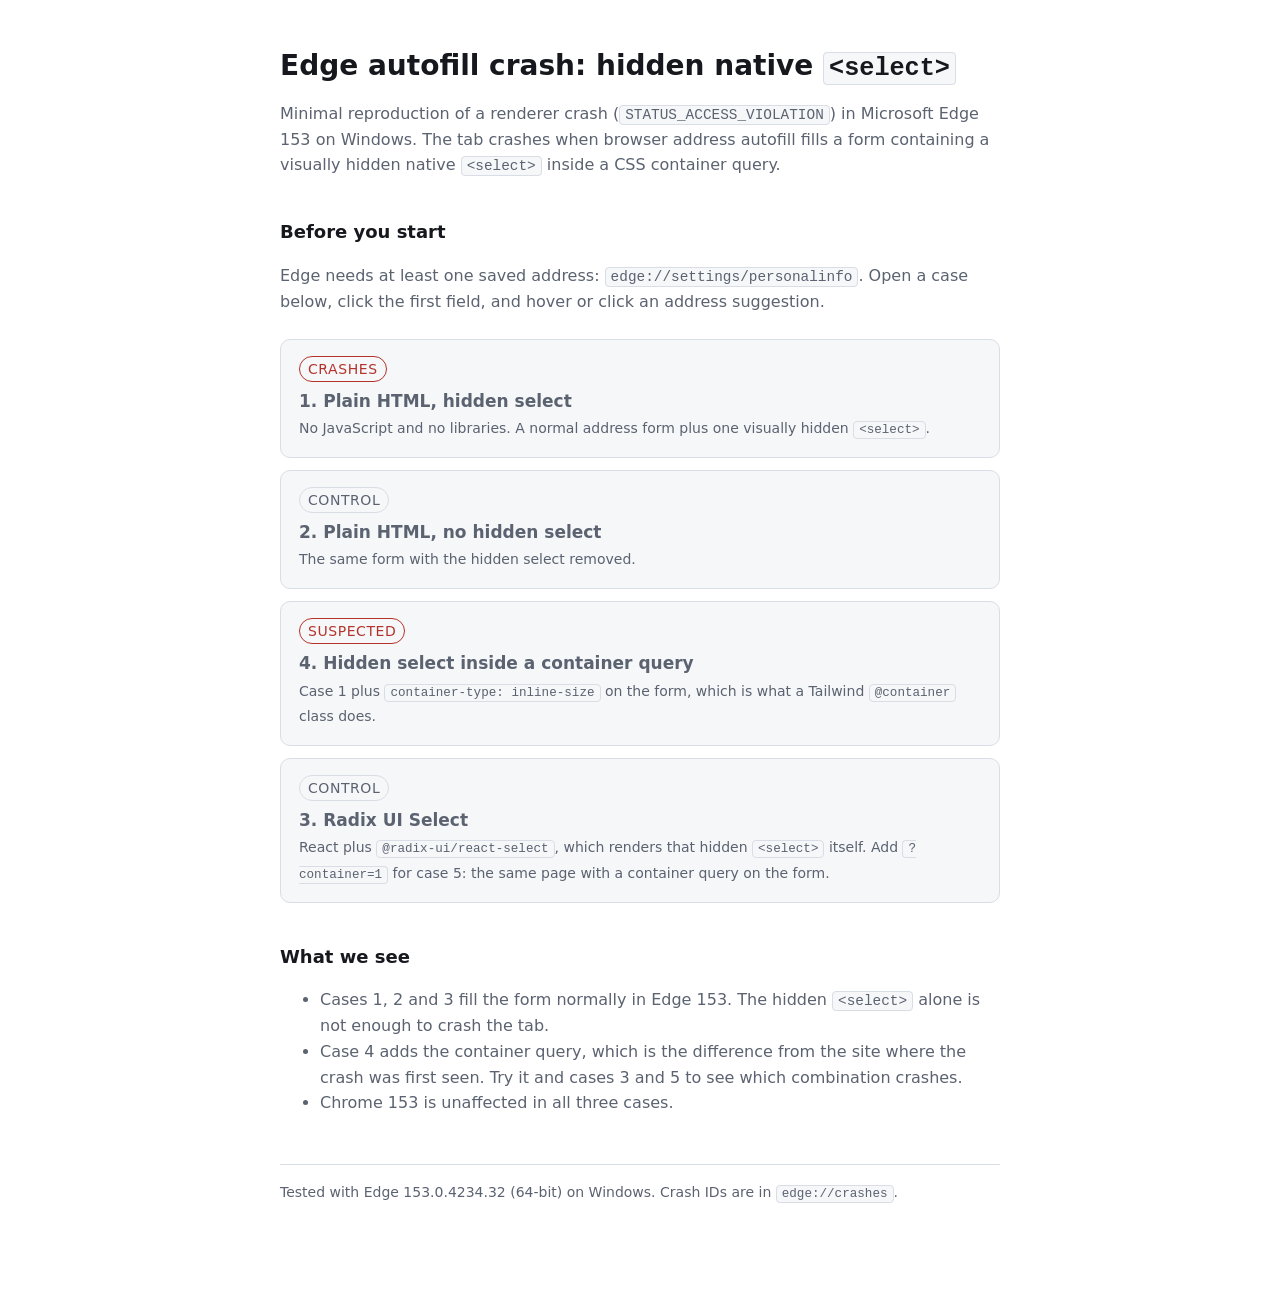
<file: index.html>
<!doctype html>
<html lang="en">
  <head>
    <meta charset="utf-8" />
    <link rel="icon" href="data:," />
    <meta name="viewport" content="width=device-width, initial-scale=1" />
    <title>Edge Autofill Crash</title>
    <style>
      :root {
        --bg: #ffffff;
        --fg: #16181d;
        --muted: #5b6270;
        --line: #d9dde5;
        --accent: #b4332c;
        --card: #f6f7f9;
      }
      @media (prefers-color-scheme: dark) {
        :root:not([data-theme='light']) {
          --bg: #14161a;
          --fg: #e9ecf1;
          --muted: #a2aab8;
          --line: #2c313a;
          --accent: #ff8177;
          --card: #1b1e24;
        }
      }
      :root[data-theme='dark'] {
        --bg: #14161a;
        --fg: #e9ecf1;
        --muted: #a2aab8;
        --line: #2c313a;
        --accent: #ff8177;
        --card: #1b1e24;
      }
      * {
        box-sizing: border-box;
      }
      body {
        margin: 0;
        padding: 48px 16px 96px;
        background: var(--bg);
        color: var(--fg);
        font:
          16px/1.6 system-ui,
          -apple-system,
          Segoe UI,
          sans-serif;
      }
      main {
        max-width: 720px;
        margin: 0 auto;
      }
      h1 {
        font-size: 28px;
        line-height: 1.25;
        margin: 0 0 8px;
      }
      h2 {
        font-size: 18px;
        margin: 40px 0 8px;
      }
      p,
      li {
        color: var(--muted);
      }
      code {
        font-family: ui-monospace, SFMono-Regular, Menlo, monospace;
        font-size: 0.9em;
        background: var(--card);
        border: 1px solid var(--line);
        border-radius: 4px;
        padding: 1px 5px;
      }
      .cases {
        display: grid;
        gap: 12px;
        margin: 24px 0 0;
        padding: 0;
        list-style: none;
      }
      .case {
        display: block;
        padding: 16px 18px;
        border: 1px solid var(--line);
        border-radius: 10px;
        background: var(--card);
        color: inherit;
        text-decoration: none;
      }
      .case:hover {
        border-color: var(--accent);
      }
      .case strong {
        display: block;
        font-size: 17px;
      }
      .case span {
        color: var(--muted);
        font-size: 14px;
      }
      .tag {
        display: inline-block;
        margin-bottom: 6px;
        padding: 1px 8px;
        border-radius: 999px;
        font-size: 12px;
        letter-spacing: 0.04em;
        text-transform: uppercase;
        border: 1px solid var(--line);
      }
      .tag.crash {
        color: var(--accent);
        border-color: var(--accent);
      }
      footer {
        margin-top: 48px;
        padding-top: 16px;
        border-top: 1px solid var(--line);
        color: var(--muted);
        font-size: 14px;
      }
    </style>
  </head>
  <body>
    <main>
      <h1>Edge autofill crash: hidden native <code>&lt;select&gt;</code></h1>
      <p>
        Minimal reproduction of a renderer crash
        (<code>STATUS_ACCESS_VIOLATION</code>) in Microsoft Edge 153 on Windows.
        The tab crashes when browser address autofill fills a form containing a
        visually hidden native <code>&lt;select&gt;</code> inside a CSS
        container query.
      </p>

      <h2>Before you start</h2>
      <p>
        Edge needs at least one saved address:
        <code>edge://settings/personalinfo</code>. Open a case below, click the
        first field, and hover or click an address suggestion.
      </p>

      <ul class="cases">
        <li>
          <a class="case" href="./native.html">
            <span class="tag crash">Crashes</span>
            <strong>1. Plain HTML, hidden select</strong>
            <span
              >No JavaScript and no libraries. A normal address form plus one
              visually hidden <code>&lt;select&gt;</code>.</span
            >
          </a>
        </li>
        <li>
          <a class="case" href="./native-control.html">
            <span class="tag">Control</span>
            <strong>2. Plain HTML, no hidden select</strong>
            <span>The same form with the hidden select removed.</span>
          </a>
        </li>
        <li>
          <a class="case" href="./native-container.html">
            <span class="tag crash">Suspected</span>
            <strong>4. Hidden select inside a container query</strong>
            <span
              >Case 1 plus <code>container-type: inline-size</code> on the
              form, which is what a Tailwind <code>@container</code> class
              does.</span
            >
          </a>
        </li>
        <li>
          <a class="case" href="./radix.html">
            <span class="tag">Control</span>
            <strong>3. Radix UI Select</strong>
            <span
              >React plus <code>@radix-ui/react-select</code>, which renders
              that hidden <code>&lt;select&gt;</code> itself. Add
              <code>?container=1</code> for case 5: the same page with a
              container query on the form.</span
            >
          </a>
        </li>
      </ul>

      <h2>What we see</h2>
      <ul>
        <li>
          Cases 1, 2 and 3 fill the form normally in Edge 153. The hidden
          <code>&lt;select&gt;</code> alone is not enough to crash the tab.
        </li>
        <li>
          Case 4 adds the container query, which is the difference from the
          site where the crash was first seen. Try it and cases 3 and 5 to see
          which combination crashes.
        </li>
        <li>Chrome 153 is unaffected in all three cases.</li>
      </ul>

      <footer>
        Tested with Edge 153.0.4234.32 (64-bit) on Windows. Crash IDs are in
        <code>edge://crashes</code>.
      </footer>
    </main>
  </body>
</html>
</file>
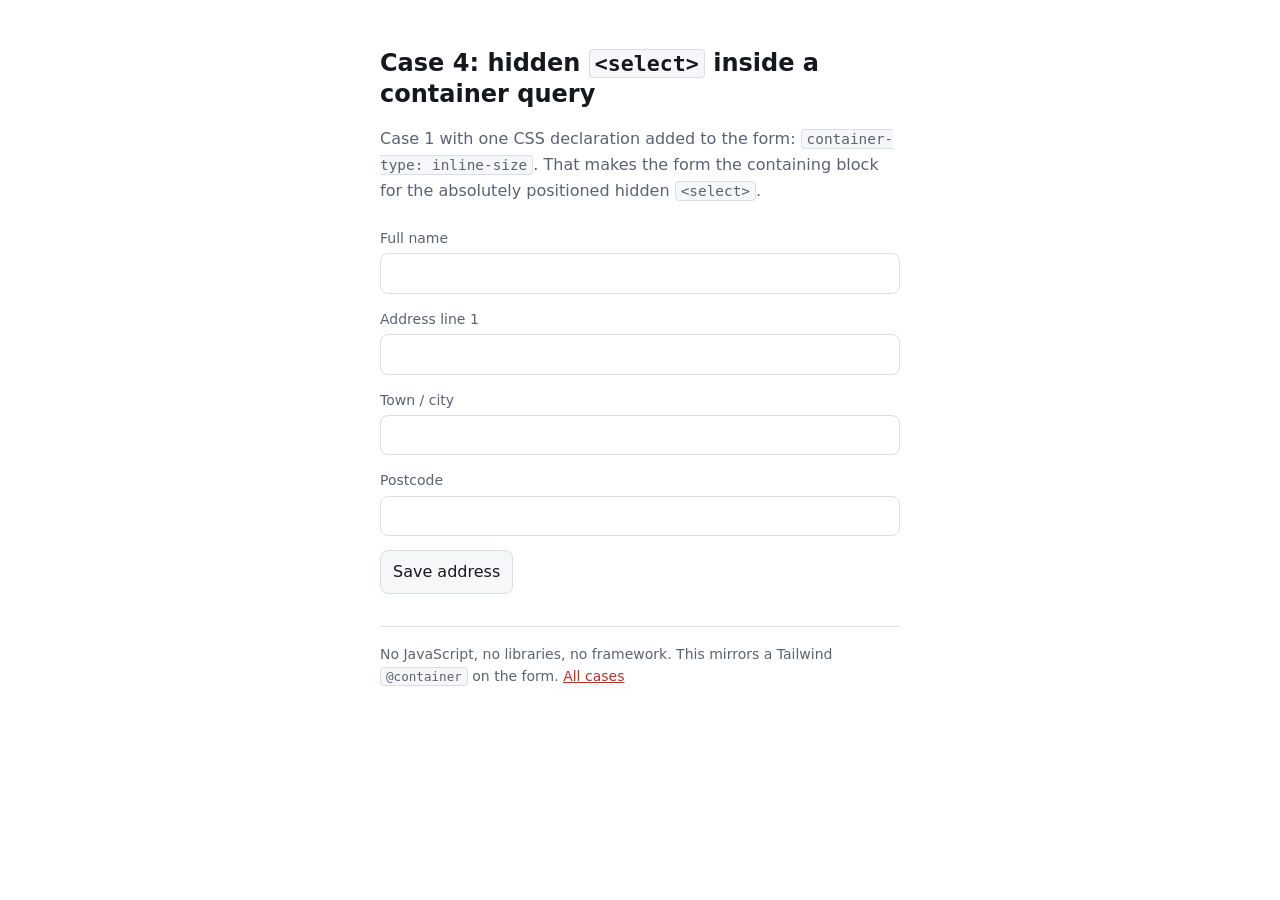
<file: native-container.html>
<!doctype html>
<html lang="en">
  <head>
    <meta charset="utf-8" />
    <link rel="icon" href="data:," />
    <meta name="viewport" content="width=device-width, initial-scale=1" />
    <title>Case 4: Container Query</title>
    <link rel="stylesheet" href="./form.css" />
    <style>
      /* The only difference from case 1. */
      form {
        container-type: inline-size;
      }
    </style>
  </head>
  <body>
    <main>
      <h1>Case 4: hidden <code>&lt;select&gt;</code> inside a container query</h1>
      <p>Case 1 with one CSS declaration added to the form: <code>container-type: inline-size</code>. That makes the form the containing block for the absolutely positioned hidden <code>&lt;select&gt;</code>.</p>

      <form method="post" action="./index.html">
        <label>
          Full name
          <input name="name" autocomplete="name" />
        </label>

        <label>
          Address line 1
          <input name="address-line1" autocomplete="address-line1" />
        </label>

        <label>
          Town / city
          <input name="city" autocomplete="address-level2" />
        </label>

        <label>
          Postcode
          <input name="postcode" autocomplete="postal-code" />
        </label>

        <!--
          This is the crash trigger: a native select, visually hidden exactly as
          Radix UI hides it, inside the same form. Nothing else on the page is
          unusual, and there is no JavaScript at all.
        -->
        <select class="visually-hidden" aria-hidden="true" tabindex="-1" name="country" autocomplete="country">
          <option value="GB">United Kingdom</option>
          <option value="US">United States</option>
          <option value="DE">Germany</option>
          <option value="FR">France</option>
          <option value="ES">Spain</option>
          <option value="IT">Italy</option>
          <option value="NL">Netherlands</option>
          <option value="SE">Sweden</option>
          <option value="SG">Singapore</option>
          <option value="JP">Japan</option>
          <option value="AU">Australia</option>
          <option value="CA">Canada</option>
        </select>

        <button type="submit">Save address</button>
      </form>

      <p class="note">No JavaScript, no libraries, no framework. This mirrors a Tailwind <code>@container</code> on the form. <a href="./index.html">All cases</a></p>
    </main>
  </body>
</html>
</file>
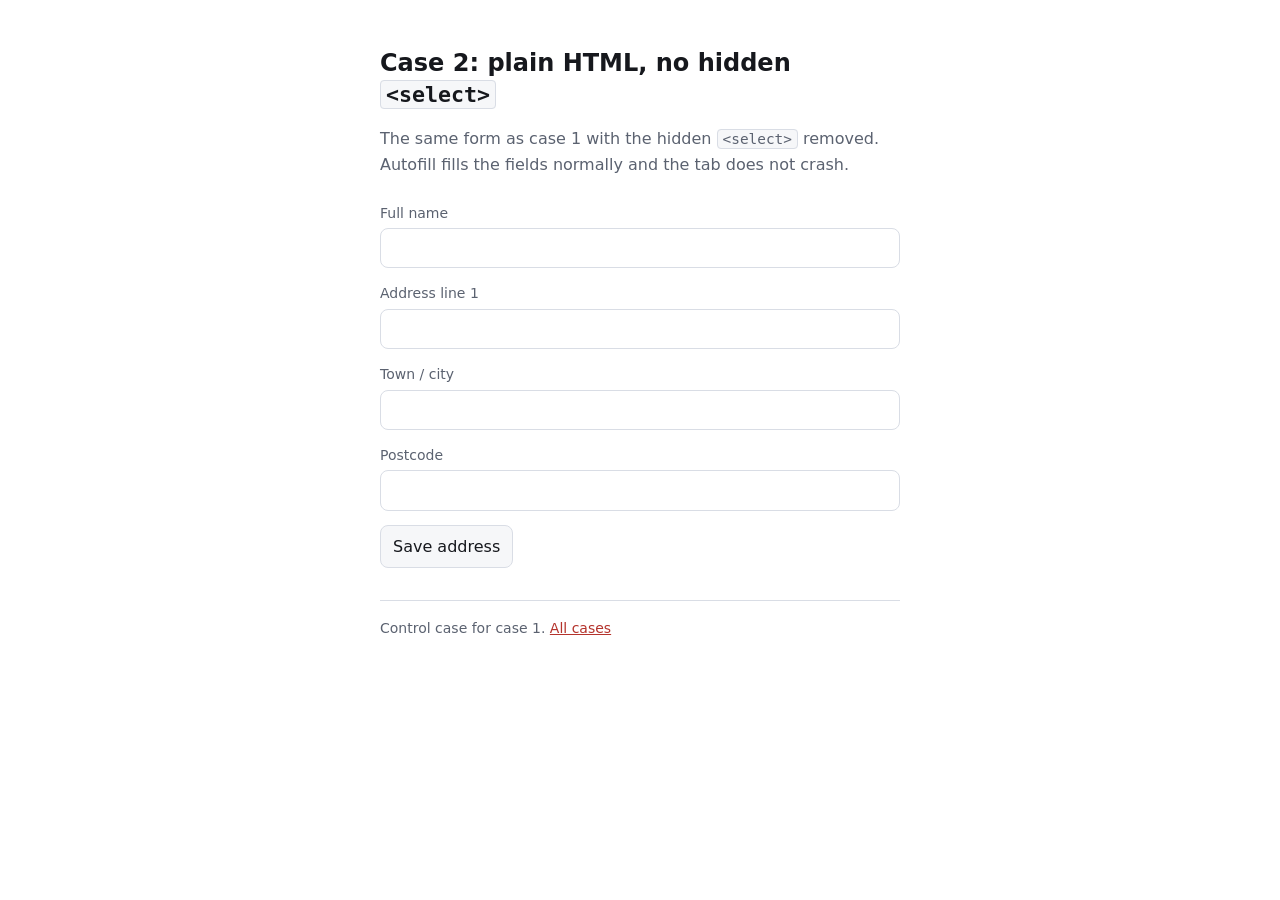
<file: native-control.html>
<!doctype html>
<html lang="en">
  <head>
    <meta charset="utf-8" />
    <link rel="icon" href="data:," />
    <meta name="viewport" content="width=device-width, initial-scale=1" />
    <title>Case 2: Control</title>
    <link rel="stylesheet" href="./form.css" />
  </head>
  <body>
    <main>
      <h1>Case 2: plain HTML, no hidden <code>&lt;select&gt;</code></h1>
      <p>The same form as case 1 with the hidden <code>&lt;select&gt;</code> removed. Autofill fills the fields normally and the tab does not crash.</p>

      <form method="post" action="./index.html">
        <label>
          Full name
          <input name="name" autocomplete="name" />
        </label>

        <label>
          Address line 1
          <input name="address-line1" autocomplete="address-line1" />
        </label>

        <label>
          Town / city
          <input name="city" autocomplete="address-level2" />
        </label>

        <label>
          Postcode
          <input name="postcode" autocomplete="postal-code" />
        </label>

        <button type="submit">Save address</button>
      </form>

      <p class="note">Control case for case 1. <a href="./index.html">All cases</a></p>
    </main>
  </body>
</html>
</file>
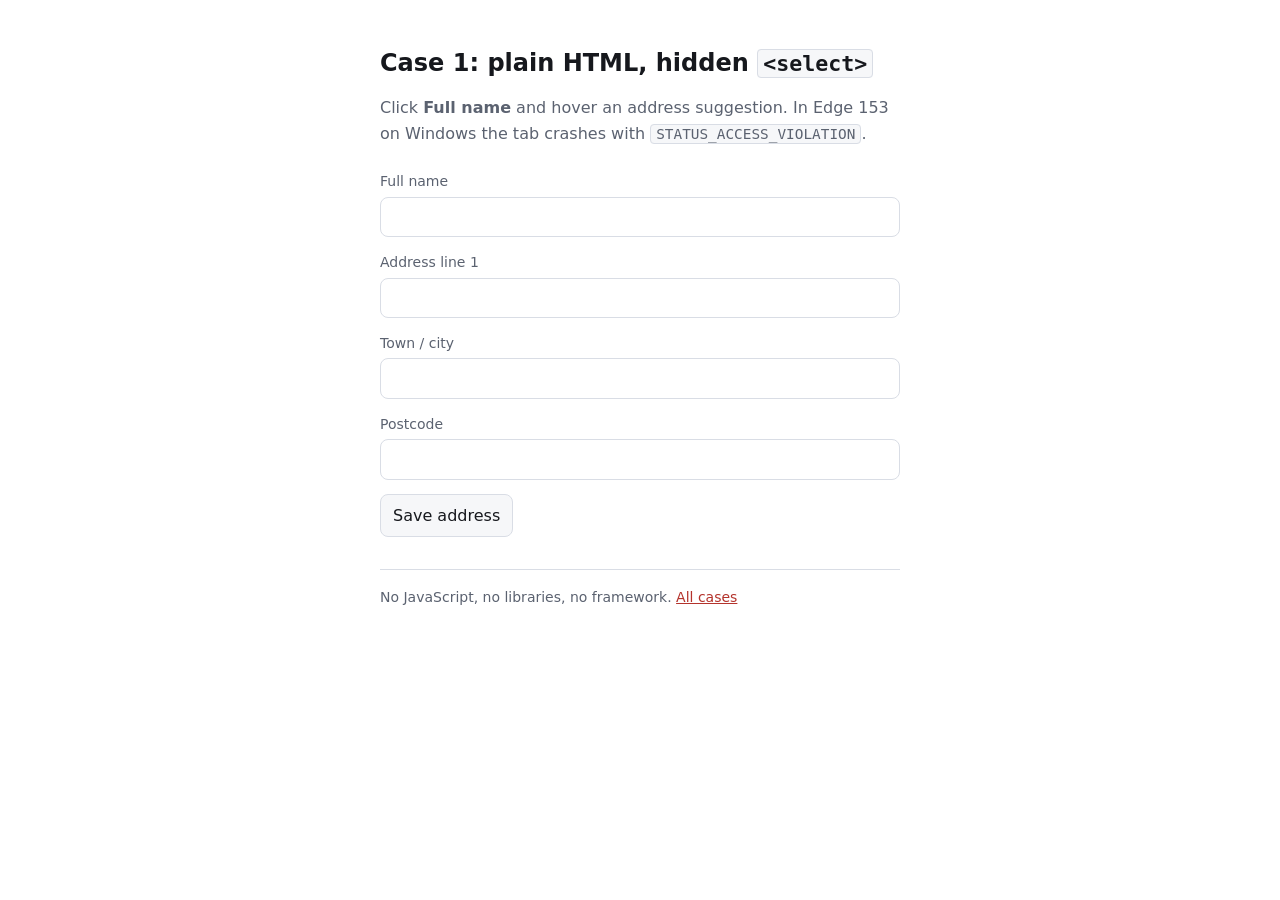
<file: native.html>
<!doctype html>
<html lang="en">
  <head>
    <meta charset="utf-8" />
    <link rel="icon" href="data:," />
    <meta name="viewport" content="width=device-width, initial-scale=1" />
    <title>Case 1: Hidden Select</title>
    <link rel="stylesheet" href="./form.css" />
  </head>
  <body>
    <main>
      <h1>Case 1: plain HTML, hidden <code>&lt;select&gt;</code></h1>
      <p>Click <strong>Full name</strong> and hover an address suggestion. In Edge 153 on Windows the tab crashes with <code>STATUS_ACCESS_VIOLATION</code>.</p>

      <form method="post" action="./index.html">
        <label>
          Full name
          <input name="name" autocomplete="name" />
        </label>

        <label>
          Address line 1
          <input name="address-line1" autocomplete="address-line1" />
        </label>

        <label>
          Town / city
          <input name="city" autocomplete="address-level2" />
        </label>

        <label>
          Postcode
          <input name="postcode" autocomplete="postal-code" />
        </label>

        <!--
          This is the crash trigger: a native select, visually hidden exactly as
          Radix UI hides it, inside the same form. Nothing else on the page is
          unusual, and there is no JavaScript at all.
        -->
        <select class="visually-hidden" aria-hidden="true" tabindex="-1" name="country" autocomplete="country">
          <option value="GB">United Kingdom</option>
          <option value="US">United States</option>
          <option value="DE">Germany</option>
          <option value="FR">France</option>
          <option value="ES">Spain</option>
          <option value="IT">Italy</option>
          <option value="NL">Netherlands</option>
          <option value="SE">Sweden</option>
          <option value="SG">Singapore</option>
          <option value="JP">Japan</option>
          <option value="AU">Australia</option>
          <option value="CA">Canada</option>
        </select>

        <button type="submit">Save address</button>
      </form>

      <p class="note">No JavaScript, no libraries, no framework. <a href="./index.html">All cases</a></p>
    </main>
  </body>
</html>
</file>
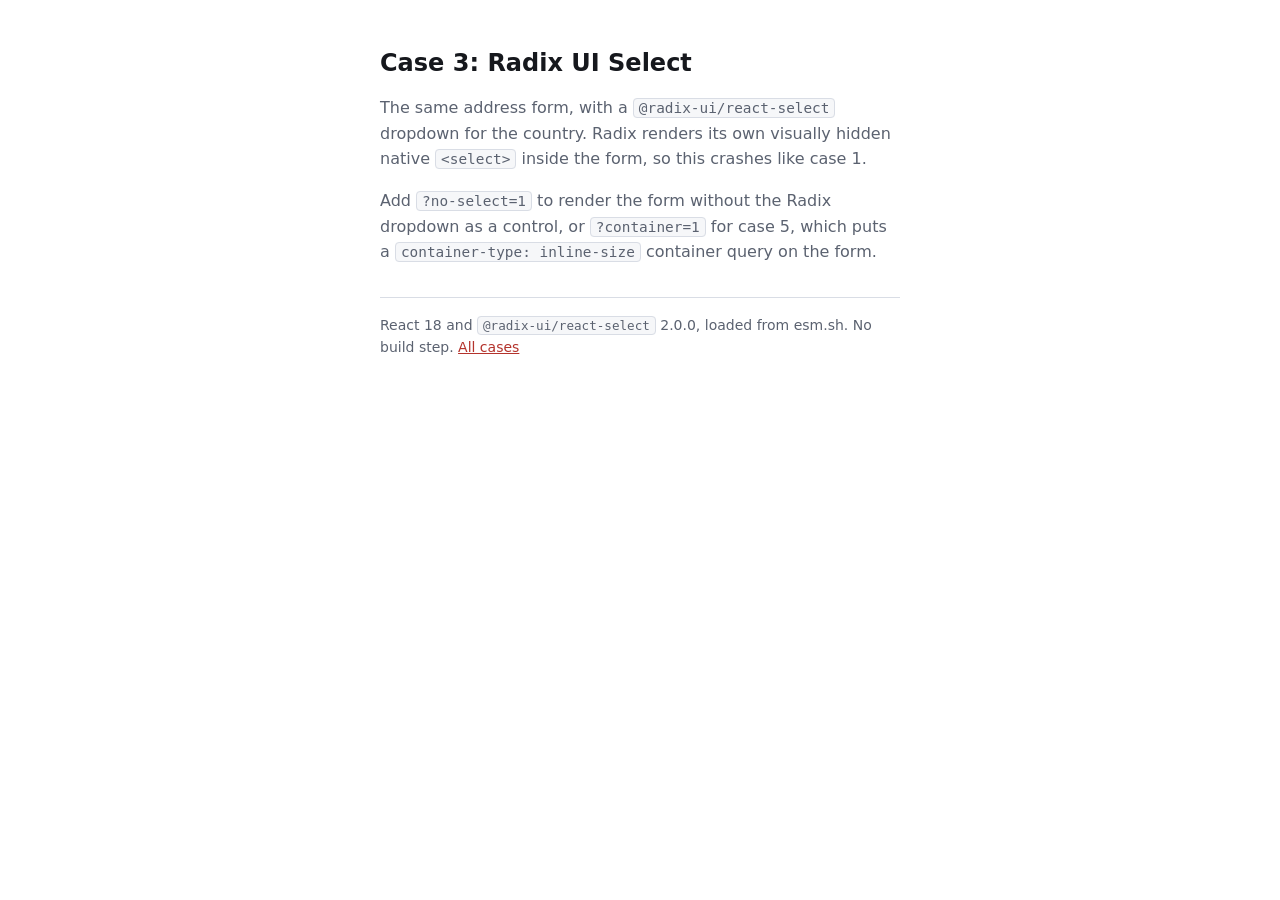
<file: radix.html>
<!doctype html>
<html lang="en">
  <head>
    <meta charset="utf-8" />
    <link rel="icon" href="data:," />
    <meta name="viewport" content="width=device-width, initial-scale=1" />
    <title>Case 3: Radix Select</title>
    <link rel="stylesheet" href="./form.css" />
  </head>
  <body>
    <main>
      <h1>Case 3: Radix UI Select</h1>
      <p>
        The same address form, with a
        <code>@radix-ui/react-select</code> dropdown for the country. Radix
        renders its own visually hidden native <code>&lt;select&gt;</code>
        inside the form, so this crashes like case 1.
      </p>
      <p>
        Add <code>?no-select=1</code> to render the form without the Radix
        dropdown as a control, or <code>?container=1</code> for case 5, which
        puts a <code>container-type: inline-size</code> container query on the
        form.
      </p>

      <div id="root"></div>

      <p class="note">
        React 18 and <code>@radix-ui/react-select</code> 2.0.0, loaded from
        esm.sh. No build step. <a href="./index.html">All cases</a>
      </p>
    </main>

    <script type="module">
      import React from 'https://esm.sh/react@18.3.1'
      import { createRoot } from 'https://esm.sh/react-dom@18.3.1/client'
      import * as Select from 'https://esm.sh/@radix-ui/react-select@2.0.0?deps=react@18.3.1,react-dom@18.3.1'

      const h = React.createElement

      const COUNTRIES = [
        ['GB', 'United Kingdom'],
        ['US', 'United States'],
        ['DE', 'Germany'],
        ['FR', 'France'],
        ['ES', 'Spain'],
        ['IT', 'Italy'],
        ['NL', 'Netherlands'],
        ['SE', 'Sweden'],
        ['SG', 'Singapore'],
        ['JP', 'Japan'],
        ['AU', 'Australia'],
        ['CA', 'Canada'],
      ]

      const FIELDS = [
        ['Full name', 'name', 'name'],
        ['Address line 1', 'address-line1', 'address-line1'],
        ['Town / city', 'city', 'address-level2'],
        ['Postcode', 'postcode', 'postal-code'],
      ]

      function CountrySelect({ value, onValueChange }) {
        return h(
          Select.Root,
          { name: 'country', value, onValueChange },
          h(
            Select.Trigger,
            { className: 'trigger', 'aria-label': 'Country' },
            h(Select.Value, { placeholder: 'Select a country' }),
            h(Select.Icon, null, '▾'),
          ),
          h(
            Select.Portal,
            null,
            h(
              Select.Content,
              { className: 'content', position: 'popper', sideOffset: 4 },
              h(
                Select.Viewport,
                null,
                COUNTRIES.map(([code, label]) =>
                  h(
                    Select.Item,
                    { key: code, value: code, className: 'item' },
                    h(Select.ItemText, null, label),
                  ),
                ),
              ),
            ),
          ),
        )
      }

      function App() {
        const [country, setCountry] = React.useState('GB')
        const params = new URLSearchParams(window.location.search)
        const showSelect = params.get('no-select') !== '1'
        // Case 5: a container query on the form, as a Tailwind @container class does.
        const style = params.get('container') === '1'
          ? { containerType: 'inline-size' }
          : undefined

        return h(
          'form',
          {
            method: 'post',
            action: './index.html',
            style,
            onSubmit: (event) => event.preventDefault(),
          },
          FIELDS.map(([label, name, autoComplete]) =>
            h(
              'label',
              { key: name },
              label,
              h('input', { name, autoComplete }),
            ),
          ),
          showSelect &&
            h(
              'label',
              { key: 'country', as: 'div' },
              'Country',
              h(CountrySelect, { value: country, onValueChange: setCountry }),
            ),
          h('button', { type: 'submit' }, 'Save address'),
        )
      }

      createRoot(document.getElementById('root')).render(h(App))
    </script>
  </body>
</html>
</file>
<file: form.css>
:root {
  --bg: #ffffff;
  --fg: #16181d;
  --muted: #5b6270;
  --line: #d9dde5;
  --accent: #b4332c;
  --card: #f6f7f9;
}
@media (prefers-color-scheme: dark) {
  :root:not([data-theme='light']) {
    --bg: #14161a;
    --fg: #e9ecf1;
    --muted: #a2aab8;
    --line: #2c313a;
    --accent: #ff8177;
    --card: #1b1e24;
  }
}
:root[data-theme='dark'] {
  --bg: #14161a;
  --fg: #e9ecf1;
  --muted: #a2aab8;
  --line: #2c313a;
  --accent: #ff8177;
  --card: #1b1e24;
}
* {
  box-sizing: border-box;
}
body {
  margin: 0;
  padding: 48px 16px 96px;
  background: var(--bg);
  color: var(--fg);
  font:
    16px/1.6 system-ui,
    -apple-system,
    Segoe UI,
    sans-serif;
}
main {
  max-width: 520px;
  margin: 0 auto;
}
h1 {
  font-size: 24px;
  line-height: 1.3;
  margin: 0 0 8px;
}
p {
  color: var(--muted);
}
code {
  font-family: ui-monospace, SFMono-Regular, Menlo, monospace;
  font-size: 0.9em;
  background: var(--card);
  border: 1px solid var(--line);
  border-radius: 4px;
  padding: 1px 5px;
}
a {
  color: var(--accent);
}
form {
  display: grid;
  gap: 14px;
  margin-top: 24px;
}
label {
  display: grid;
  gap: 4px;
  font-size: 14px;
  color: var(--muted);
}
input,
button,
select:not([aria-hidden='true']) {
  font: inherit;
  color: var(--fg);
  background: var(--bg);
  border: 1px solid var(--line);
  border-radius: 8px;
  padding: 8px 12px;
}
input:focus-visible,
button:focus-visible {
  outline: 2px solid var(--accent);
  outline-offset: 1px;
}
button[type='submit'] {
  justify-self: start;
  background: var(--card);
  cursor: pointer;
}
/* Exactly how Radix UI hides its native select (VisuallyHidden). */
.visually-hidden {
  position: absolute;
  border: 0;
  width: 1px;
  height: 1px;
  padding: 0;
  margin: -1px;
  overflow: hidden;
  clip: rect(0, 0, 0, 0);
  white-space: nowrap;
  word-wrap: normal;
}
.note {
  margin-top: 32px;
  padding-top: 16px;
  border-top: 1px solid var(--line);
  font-size: 14px;
  color: var(--muted);
}
.trigger {
  display: flex;
  align-items: center;
  justify-content: space-between;
  gap: 8px;
  width: 100%;
  font: inherit;
  color: var(--fg);
  background: var(--bg);
  border: 1px solid var(--line);
  border-radius: 8px;
  padding: 8px 12px;
  cursor: pointer;
}
.content {
  background: var(--bg);
  border: 1px solid var(--line);
  border-radius: 8px;
  box-shadow: 0 8px 24px rgb(0 0 0 / 0.14);
  padding: 4px;
  max-height: 260px;
  overflow: auto;
  z-index: 10;
}
.item {
  padding: 6px 10px;
  border-radius: 6px;
  cursor: pointer;
  outline: none;
}
.item[data-highlighted] {
  background: var(--card);
}
</file>
